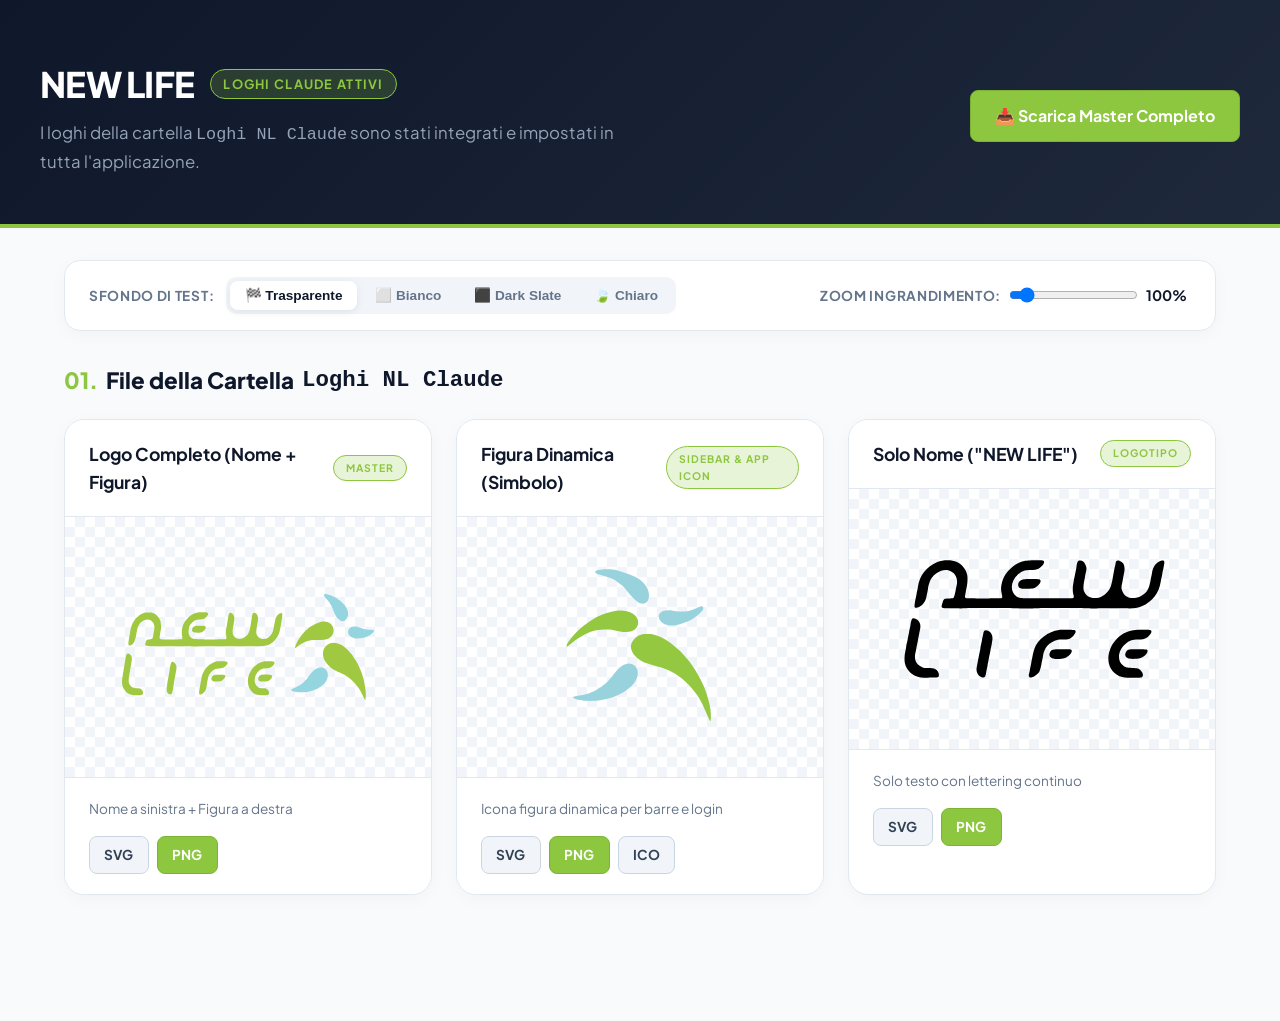
<file: logo_showcase.html>
<!DOCTYPE html>
<html lang="it">
<head>
  <meta charset="UTF-8">
  <meta name="viewport" content="width=device-width, initial-scale=1.0">
  <title>NEW LIFE S.à r.l. - Loghi Ufficiali (Suite Claude)</title>
  <link rel="preconnect" href="https://fonts.googleapis.com">
  <link rel="preconnect" href="https://fonts.gstatic.com" crossorigin>
  <link href="https://fonts.googleapis.com/css2?family=Plus+Jakarta+Sans:wght@400;500;600;700;800&family=Montserrat:wght@500;600;700;800&display=swap" rel="stylesheet">
  <style>
    :root {
      --brand-green: #8DC63F;
      --brand-blue: #68C3E8;
      --brand-dark: #0f172a;
      --brand-slate: #1e293b;
      --bg-light: #f8fafc;
      --card-bg: #ffffff;
      --border-color: #e2e8f0;
      --text-main: #0f172a;
      --text-muted: #64748b;
    }

    * { margin: 0; padding: 0; box-sizing: border-box; }

    body {
      font-family: 'Plus Jakarta Sans', system-ui, -apple-system, sans-serif;
      background-color: var(--bg-light);
      color: var(--text-main);
      line-height: 1.6;
      padding-bottom: 5rem;
    }

    /* Header */
    header {
      background: linear-gradient(135deg, #0f172a 0%, #1e293b 100%);
      color: white;
      padding: 3.5rem 2rem 3rem;
      border-bottom: 4px solid var(--brand-green);
    }
    .header-content {
      max-width: 1200px;
      margin: 0 auto;
      display: flex;
      justify-content: space-between;
      align-items: center;
      flex-wrap: wrap;
      gap: 2rem;
    }
    .header-title h1 {
      font-size: 2.2rem;
      font-weight: 800;
      letter-spacing: -0.02em;
      margin-bottom: 0.5rem;
      display: flex;
      align-items: center;
      gap: 1rem;
    }
    .badge {
      font-size: 0.8rem;
      font-weight: 700;
      padding: 0.25rem 0.75rem;
      background: rgba(141, 198, 63, 0.2);
      color: var(--brand-green);
      border: 1px solid var(--brand-green);
      border-radius: 9999px;
      text-transform: uppercase;
      letter-spacing: 0.1em;
    }
    .header-title p {
      color: #94a3b8;
      font-size: 1.05rem;
      max-width: 600px;
    }

    .container {
      max-width: 1200px;
      margin: 2rem auto;
      padding: 0 1.5rem;
    }

    /* Controls Bar */
    .controls-bar {
      background: white;
      padding: 1rem 1.5rem;
      border-radius: 16px;
      border: 1px solid var(--border-color);
      display: flex;
      justify-content: space-between;
      align-items: center;
      flex-wrap: wrap;
      gap: 1rem;
      margin-bottom: 2rem;
      box-shadow: 0 4px 20px -4px rgba(0, 0, 0, 0.05);
      position: sticky;
      top: 1rem;
      z-index: 100;
    }
    .control-group {
      display: flex;
      align-items: center;
      gap: 0.75rem;
    }
    .control-label {
      font-size: 0.85rem;
      font-weight: 700;
      color: var(--text-muted);
      text-transform: uppercase;
      letter-spacing: 0.05em;
    }
    .btn-group {
      display: flex;
      background: #f1f5f9;
      padding: 4px;
      border-radius: 10px;
      gap: 4px;
    }
    .theme-btn {
      padding: 0.4rem 0.9rem;
      border: none;
      background: transparent;
      border-radius: 8px;
      font-size: 0.85rem;
      font-weight: 600;
      cursor: pointer;
      color: #64748b;
      transition: all 0.2s;
    }
    .theme-btn.active {
      background: white;
      color: var(--text-main);
      box-shadow: 0 2px 8px rgba(0,0,0,0.08);
    }
    .zoom-slider {
      display: flex;
      align-items: center;
      gap: 0.5rem;
    }

    .section-title {
      font-size: 1.4rem;
      font-weight: 800;
      margin-bottom: 1.25rem;
      display: flex;
      align-items: center;
      gap: 0.5rem;
    }
    .section-title span {
      color: var(--brand-green);
    }

    /* Grid */
    .cards-grid {
      display: grid;
      grid-template-columns: repeat(auto-fit, minmax(350px, 1fr));
      gap: 1.5rem;
      margin-bottom: 3rem;
    }

    .card {
      background: var(--card-bg);
      border-radius: 20px;
      border: 1px solid var(--border-color);
      overflow: hidden;
      box-shadow: 0 4px 20px -4px rgba(0, 0, 0, 0.05);
      transition: transform 0.2s, box-shadow 0.2s;
    }
    .card:hover {
      box-shadow: 0 12px 30px -8px rgba(0, 0, 0, 0.1);
    }
    .card-header {
      padding: 1.25rem 1.5rem;
      background: white;
      border-bottom: 1px solid var(--border-color);
      display: flex;
      justify-content: space-between;
      align-items: center;
    }
    .card-header h3 {
      font-size: 1.1rem;
      font-weight: 700;
    }
    .card-stage {
      min-height: 260px;
      display: flex;
      align-items: center;
      justify-content: center;
      padding: 2rem;
      position: relative;
      overflow: hidden;
      transition: background 0.3s ease;
    }

    /* Themes */
    .stage-grid {
      background-image: linear-gradient(45deg, #f1f5f9 25%, transparent 25%), 
                        linear-gradient(-45deg, #f1f5f9 25%, transparent 25%), 
                        linear-gradient(45deg, transparent 75%, #f1f5f9 75%), 
                        linear-gradient(-45deg, transparent 75%, #f1f5f9 75%);
      background-size: 20px 20px;
      background-position: 0 0, 0 10px, 10px -10px, -10px 0px;
      background-color: #ffffff;
    }
    .stage-white { background: #ffffff !important; }
    .stage-dark { background: #0f172a !important; }
    .stage-green { background: #f0fdf4 !important; }

    .logo-preview-img {
      max-width: 90%;
      max-height: 180px;
      object-fit: contain;
      transition: transform 0.2s cubic-bezier(0.16, 1, 0.3, 1);
    }

    .card-footer {
      padding: 1.25rem 1.5rem;
      background: white;
      border-top: 1px solid var(--border-color);
      display: flex;
      justify-content: space-between;
      align-items: center;
      gap: 1rem;
      flex-wrap: wrap;
    }
    .asset-info {
      font-size: 0.85rem;
      color: var(--text-muted);
    }
    .download-btns {
      display: flex;
      gap: 0.5rem;
    }
    .btn {
      display: inline-flex;
      align-items: center;
      gap: 0.4rem;
      padding: 0.45rem 0.9rem;
      border-radius: 8px;
      font-size: 0.85rem;
      font-weight: 700;
      text-decoration: none;
      cursor: pointer;
      transition: all 0.2s;
    }
    .btn-svg {
      background: #f1f5f9;
      color: #334155;
      border: 1px solid #cbd5e1;
    }
    .btn-svg:hover {
      background: #e2e8f0;
      color: #0f172a;
    }
    .btn-png {
      background: var(--brand-green);
      color: white;
      border: 1px solid #7cb332;
    }
    .btn-png:hover {
      background: #7cb332;
    }
  </style>
</head>
<body>

  <header>
    <div class="header-content">
      <div class="header-title">
        <h1>NEW LIFE <span class="badge">Loghi Claude Attivi</span></h1>
        <p>I loghi della cartella <code>Loghi NL Claude</code> sono stati integrati e impostati in tutta l'applicazione.</p>
      </div>
      <div>
        <a href="uploads/Loghi/Loghi NL Claude/NewLife_logo_completo.svg" download class="btn btn-png" style="padding: 0.75rem 1.5rem; font-size: 1rem;">
          📥 Scarica Master Completo
        </a>
      </div>
    </div>
  </header>

  <div class="container">

    <!-- Interactive Controls Bar -->
    <div class="controls-bar">
      <div class="control-group">
        <span class="control-label">Sfondo di Test:</span>
        <div class="btn-group">
          <button class="theme-btn active" onclick="setStageTheme('grid')">🏁 Trasparente</button>
          <button class="theme-btn" onclick="setStageTheme('white')">⬜ Bianco</button>
          <button class="theme-btn" onclick="setStageTheme('dark')">⬛ Dark Slate</button>
          <button class="theme-btn" onclick="setStageTheme('green')">🍃 Chiaro</button>
        </div>
      </div>
      <div class="control-group zoom-slider">
        <span class="control-label">Zoom Ingrandimento:</span>
        <input type="range" id="zoomRange" min="0.8" max="3" step="0.1" value="1" oninput="updateZoom(this.value)">
        <span id="zoomLabel" style="font-weight: 700; font-size: 0.9rem; min-width: 45px;">100%</span>
      </div>
    </div>

    <!-- Section: Claude Loghi Suite -->
    <h2 class="section-title"><span>01.</span> File della Cartella <code>Loghi NL Claude</code></h2>
    <div class="cards-grid">

      <!-- 1. Logo Completo -->
      <div class="card">
        <div class="card-header">
          <h3>Logo Completo (Nome + Figura)</h3>
          <span class="badge" style="font-size: 0.65rem;">Master</span>
        </div>
        <div class="card-stage stage-grid stage-container">
          <img src="uploads/Loghi/Loghi NL Claude/NewLife_logo_completo.svg" alt="NewLife Logo Completo" class="logo-preview-img zoomable">
        </div>
        <div class="card-footer">
          <div class="asset-info">Nome a sinistra + Figura a destra</div>
          <div class="download-btns">
            <a href="uploads/Loghi/Loghi NL Claude/NewLife_logo_completo.svg" download class="btn btn-svg">SVG</a>
            <a href="uploads/Loghi/Loghi NL Claude/NewLife_logo_completo.png" download class="btn btn-png">PNG</a>
          </div>
        </div>
      </div>

      <!-- 2. Figura Dinamica -->
      <div class="card">
        <div class="card-header">
          <h3>Figura Dinamica (Simbolo)</h3>
          <span class="badge" style="font-size: 0.65rem;">Sidebar & App Icon</span>
        </div>
        <div class="card-stage stage-grid stage-container">
          <img src="uploads/Loghi/Loghi NL Claude/NewLife_figura.svg" alt="NewLife Figura" class="logo-preview-img zoomable" style="max-height: 160px;">
        </div>
        <div class="card-footer">
          <div class="asset-info">Icona figura dinamica per barre e login</div>
          <div class="download-btns">
            <a href="uploads/Loghi/Loghi NL Claude/NewLife_figura.svg" download class="btn btn-svg">SVG</a>
            <a href="uploads/Loghi/Loghi NL Claude/NewLife_figura.png" download class="btn btn-png">PNG</a>
            <a href="uploads/Loghi/Loghi NL Claude/NewLife_figura.ico" download class="btn btn-svg">ICO</a>
          </div>
        </div>
      </div>

      <!-- 3. Solo Nome -->
      <div class="card">
        <div class="card-header">
          <h3>Solo Nome ("NEW LIFE")</h3>
          <span class="badge" style="font-size: 0.65rem;">Logotipo</span>
        </div>
        <div class="card-stage stage-grid stage-container">
          <img src="uploads/Loghi/Loghi NL Claude/NewLife_nome.svg" alt="NewLife Nome" class="logo-preview-img zoomable">
        </div>
        <div class="card-footer">
          <div class="asset-info">Solo testo con lettering continuo</div>
          <div class="download-btns">
            <a href="uploads/Loghi/Loghi NL Claude/NewLife_nome.svg" download class="btn btn-svg">SVG</a>
            <a href="uploads/Loghi/Loghi NL Claude/NewLife_nome.png" download class="btn btn-png">PNG</a>
          </div>
        </div>
      </div>

    </div>

  </div>

  <script>
    function setStageTheme(theme) {
      document.querySelectorAll('.theme-btn').forEach(btn => btn.classList.remove('active'));
      event.target.classList.add('active');
      
      const stages = document.querySelectorAll('.stage-container');
      stages.forEach(stage => {
        stage.className = 'card-stage stage-container';
        if (theme === 'grid') stage.classList.add('stage-grid');
        else if (theme === 'white') stage.classList.add('stage-white');
        else if (theme === 'dark') stage.classList.add('stage-dark');
        else if (theme === 'green') stage.classList.add('stage-green');
      });
    }

    function updateZoom(val) {
      document.getElementById('zoomLabel').innerText = Math.round(val * 100) + '%';
      document.querySelectorAll('.zoomable').forEach(img => {
        img.style.transform = `scale(${val})`;
      });
    }
  </script>
</body>
</html>
</file>
